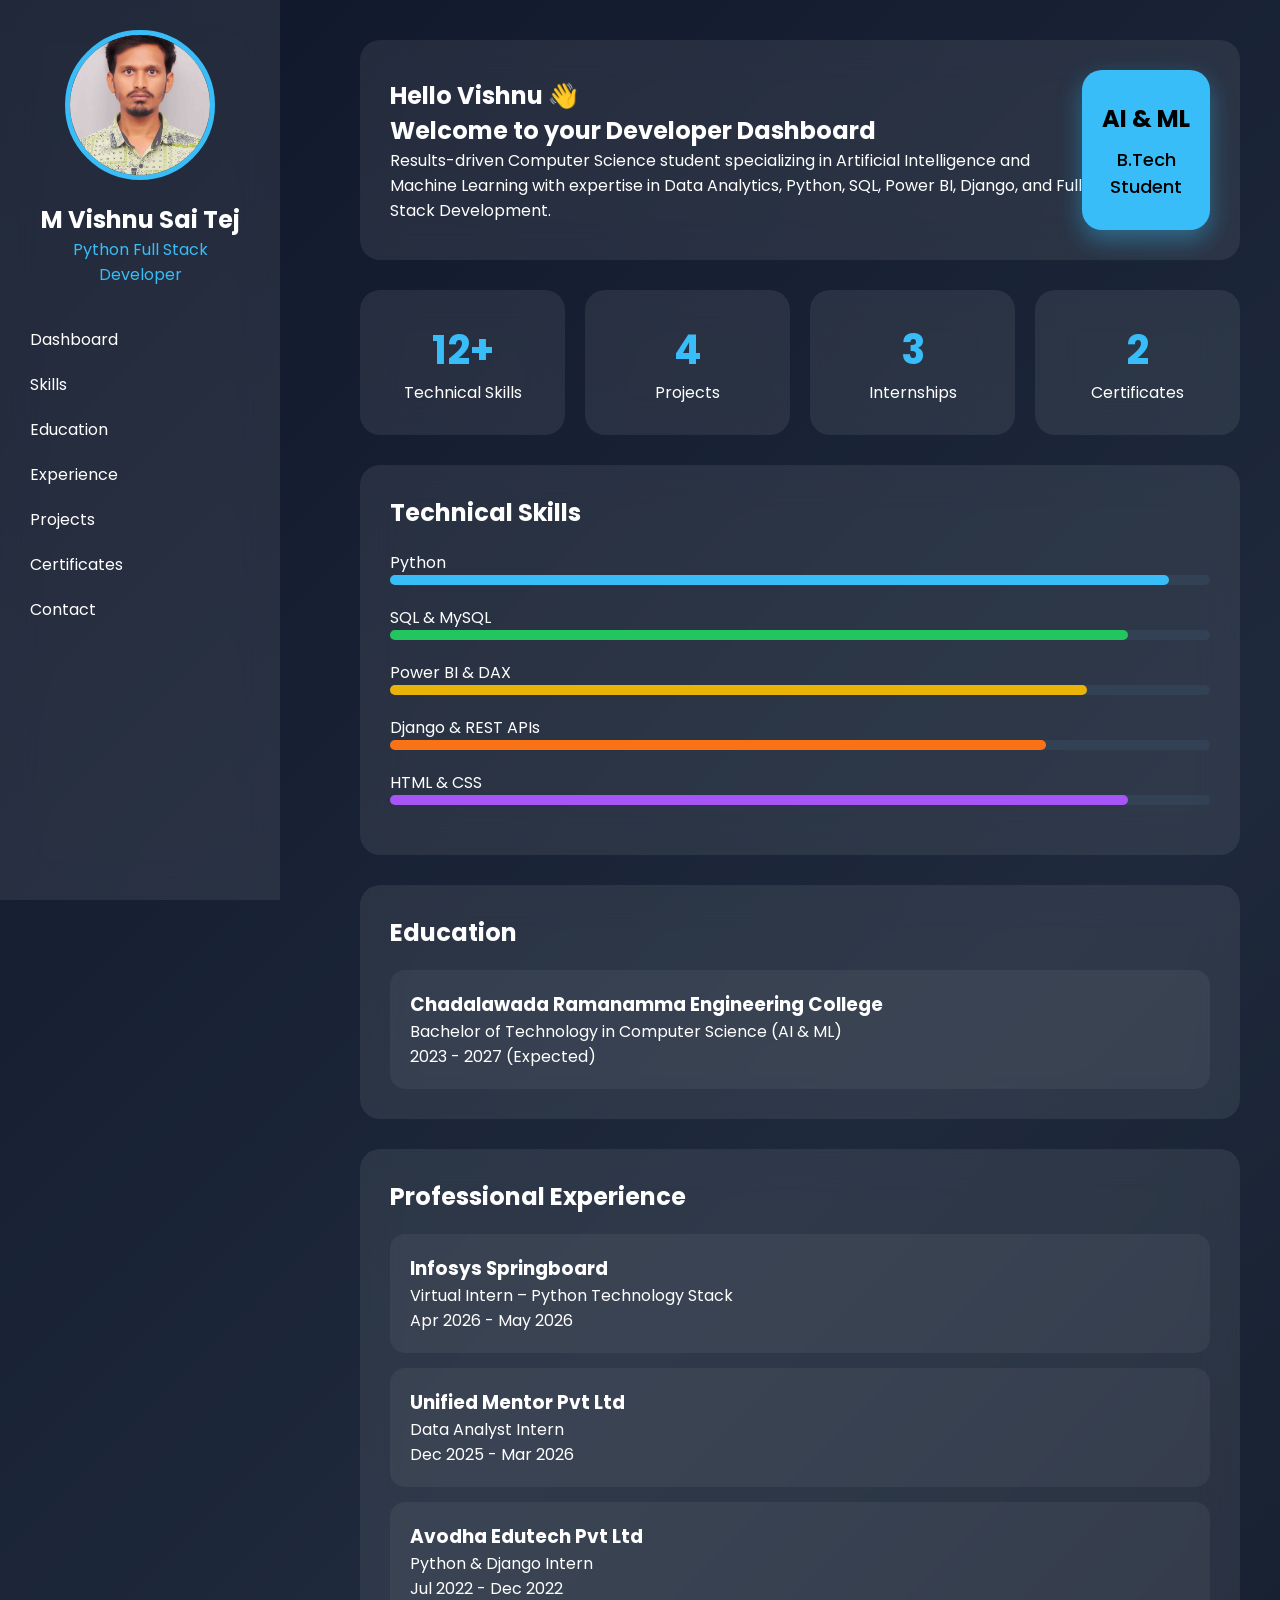
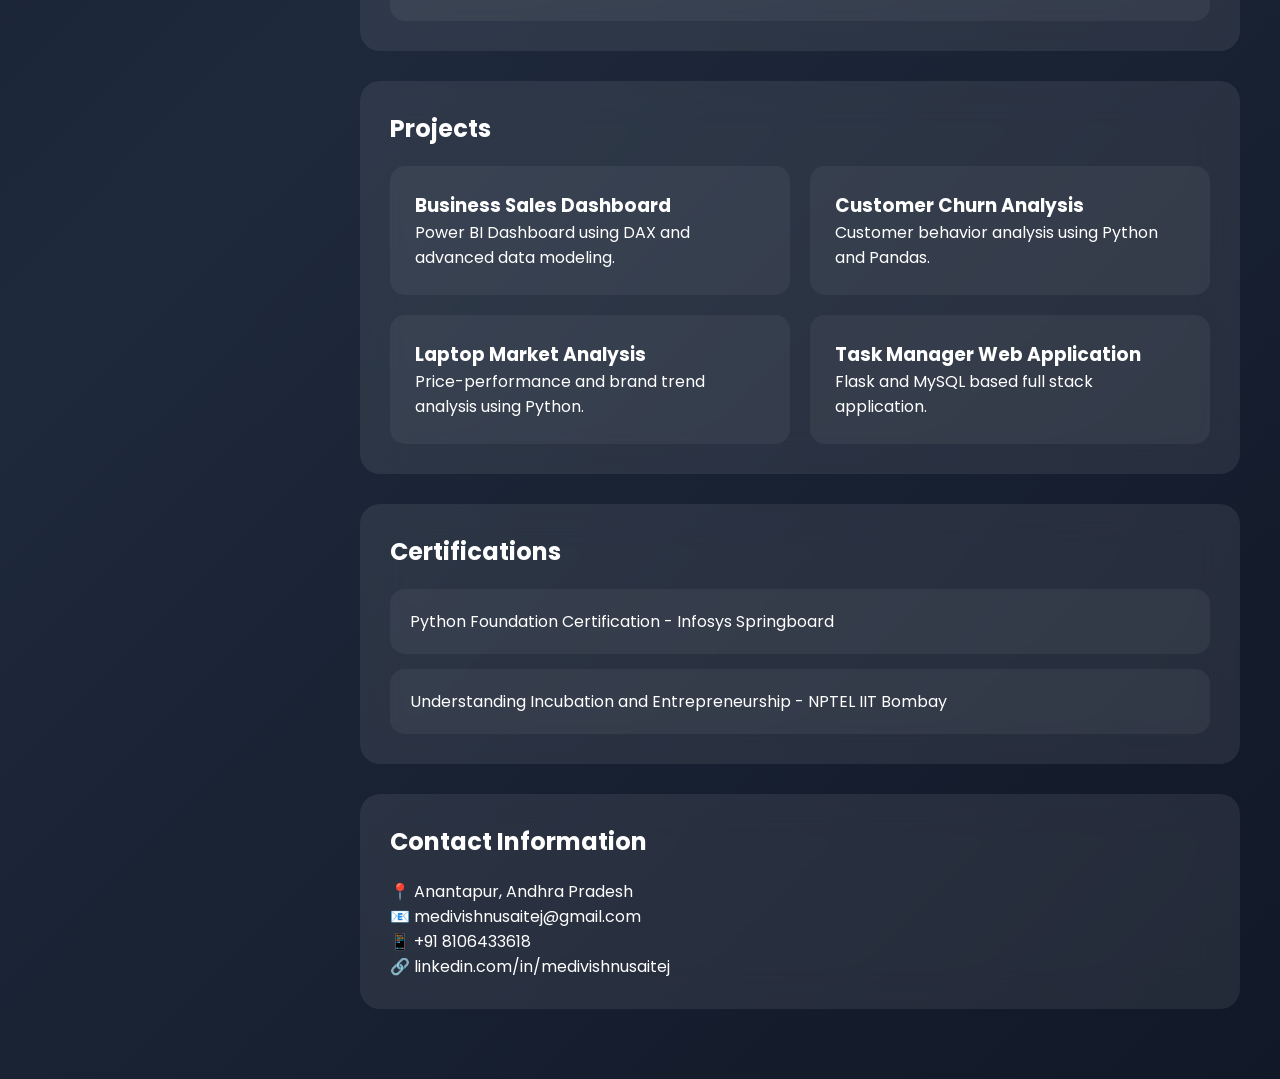
<file: developer-productivity-dashboard-CSS/index.html>
<!DOCTYPE html>
<html lang="en">

<head>
    <meta charset="UTF-8">
    <meta name="viewport" content="width=device-width, initial-scale=1.0">
    <title>M Vishnu Sai Tej | Developer Dashboard</title>

    <link rel="stylesheet" href="style.css">

    <link href="https://fonts.googleapis.com/css2?family=Poppins:wght@300;400;500;600;700&display=swap"
        rel="stylesheet">
</head>

<body>

    <div class="container">

        <!-- Sidebar -->

        <aside class="sidebar">

            <div class="profile">

                <img src="vishnu.jpeg" alt="Profile Photo">

                <h2>M Vishnu Sai Tej</h2>

                <p>Python Full Stack Developer</p>

            </div>

            <ul>

                <li><a href="#dashboard">Dashboard</a></li>
                <li><a href="#skills">Skills</a></li>
                <li><a href="#education">Education</a></li>
                <li><a href="#experience">Experience</a></li>
                <li><a href="#projects">Projects</a></li>
                <li><a href="#certifications">Certificates</a></li>
                <li><a href="#contact">Contact</a></li>

            </ul>

        </aside>

        <!-- Main Content -->

        <main class="main-content">

            <!-- Dashboard -->

            <section id="dashboard" class="glass-card hero">

                <div>

                    <h1>Hello Vishnu 👋</h1>

                    <h2>Welcome to your Developer Dashboard</h2>

                    <p>
                        Results-driven Computer Science student specializing in Artificial
                        Intelligence and Machine Learning with expertise in Data Analytics,
                        Python, SQL, Power BI, Django, and Full Stack Development.
                    </p>

                </div>

                <div class="hero-box">
                    <h3>AI & ML</h3>
                    <p>B.Tech Student</p>
                </div>

            </section>

            <!-- Statistics -->

            <section class="stats">

                <div class="glass-card stat-card">
                    <h2>12+</h2>
                    <p>Technical Skills</p>
                </div>

                <div class="glass-card stat-card">
                    <h2>4</h2>
                    <p>Projects</p>
                </div>

                <div class="glass-card stat-card">
                    <h2>3</h2>
                    <p>Internships</p>
                </div>

                <div class="glass-card stat-card">
                    <h2>2</h2>
                    <p>Certificates</p>
                </div>

            </section>

            <!-- Skills -->

            <section id="skills" class="glass-card section">

                <h2>Technical Skills</h2>

                <div class="skill">
                    <span>Python</span>
                    <div class="progress">
                        <div class="python"></div>
                    </div>
                </div>

                <div class="skill">
                    <span>SQL & MySQL</span>
                    <div class="progress">
                        <div class="sql"></div>
                    </div>
                </div>

                <div class="skill">
                    <span>Power BI & DAX</span>
                    <div class="progress">
                        <div class="powerbi"></div>
                    </div>
                </div>

                <div class="skill">
                    <span>Django & REST APIs</span>
                    <div class="progress">
                        <div class="django"></div>
                    </div>
                </div>

                <div class="skill">
                    <span>HTML & CSS</span>
                    <div class="progress">
                        <div class="htmlcss"></div>
                    </div>
                </div>

            </section>

            <!-- Education -->

            <section id="education" class="glass-card section">

                <h2>Education</h2>

                <div class="card">

                    <h3>Chadalawada Ramanamma Engineering College</h3>

                    <p>Bachelor of Technology in Computer Science (AI & ML)</p>

                    <p>2023 - 2027 (Expected)</p>

                </div>

            </section>

            <!-- Experience -->

            <section id="experience" class="glass-card section">

                <h2>Professional Experience</h2>

                <div class="card">
                    <h3>Infosys Springboard</h3>
                    <p>Virtual Intern – Python Technology Stack</p>
                    <span>Apr 2026 - May 2026</span>
                </div>

                <div class="card">
                    <h3>Unified Mentor Pvt Ltd</h3>
                    <p>Data Analyst Intern</p>
                    <span>Dec 2025 - Mar 2026</span>
                </div>

                <div class="card">
                    <h3>Avodha Edutech Pvt Ltd</h3>
                    <p>Python & Django Intern</p>
                    <span>Jul 2022 - Dec 2022</span>
                </div>

            </section>

            <!-- Projects -->

            <section id="projects" class="glass-card section">

                <h2>Projects</h2>

                <div class="project-grid">

                    <div class="project-card">
                        <h3>Business Sales Dashboard</h3>
                        <p>Power BI Dashboard using DAX and advanced data modeling.</p>
                    </div>

                    <div class="project-card">
                        <h3>Customer Churn Analysis</h3>
                        <p>Customer behavior analysis using Python and Pandas.</p>
                    </div>

                    <div class="project-card">
                        <h3>Laptop Market Analysis</h3>
                        <p>Price-performance and brand trend analysis using Python.</p>
                    </div>

                    <div class="project-card">
                        <h3>Task Manager Web Application</h3>
                        <p>Flask and MySQL based full stack application.</p>
                    </div>

                </div>

            </section>

            <!-- Certifications -->

            <section id="certifications" class="glass-card section">

                <h2>Certifications</h2>

                <div class="card">
                    Python Foundation Certification - Infosys Springboard
                </div>

                <div class="card">
                    Understanding Incubation and Entrepreneurship - NPTEL IIT Bombay
                </div>

            </section>

            <!-- Contact -->

            <section id="contact" class="glass-card section">

                <h2>Contact Information</h2>

                <p>📍 Anantapur, Andhra Pradesh</p>

                <p>📧 medivishnusaitej@gmail.com</p>

                <p>📱 +91 8106433618</p>

                <p>🔗 linkedin.com/in/medivishnusaitej</p>

            </section>

        </main>

    </div>

</body>

</html>
</file>
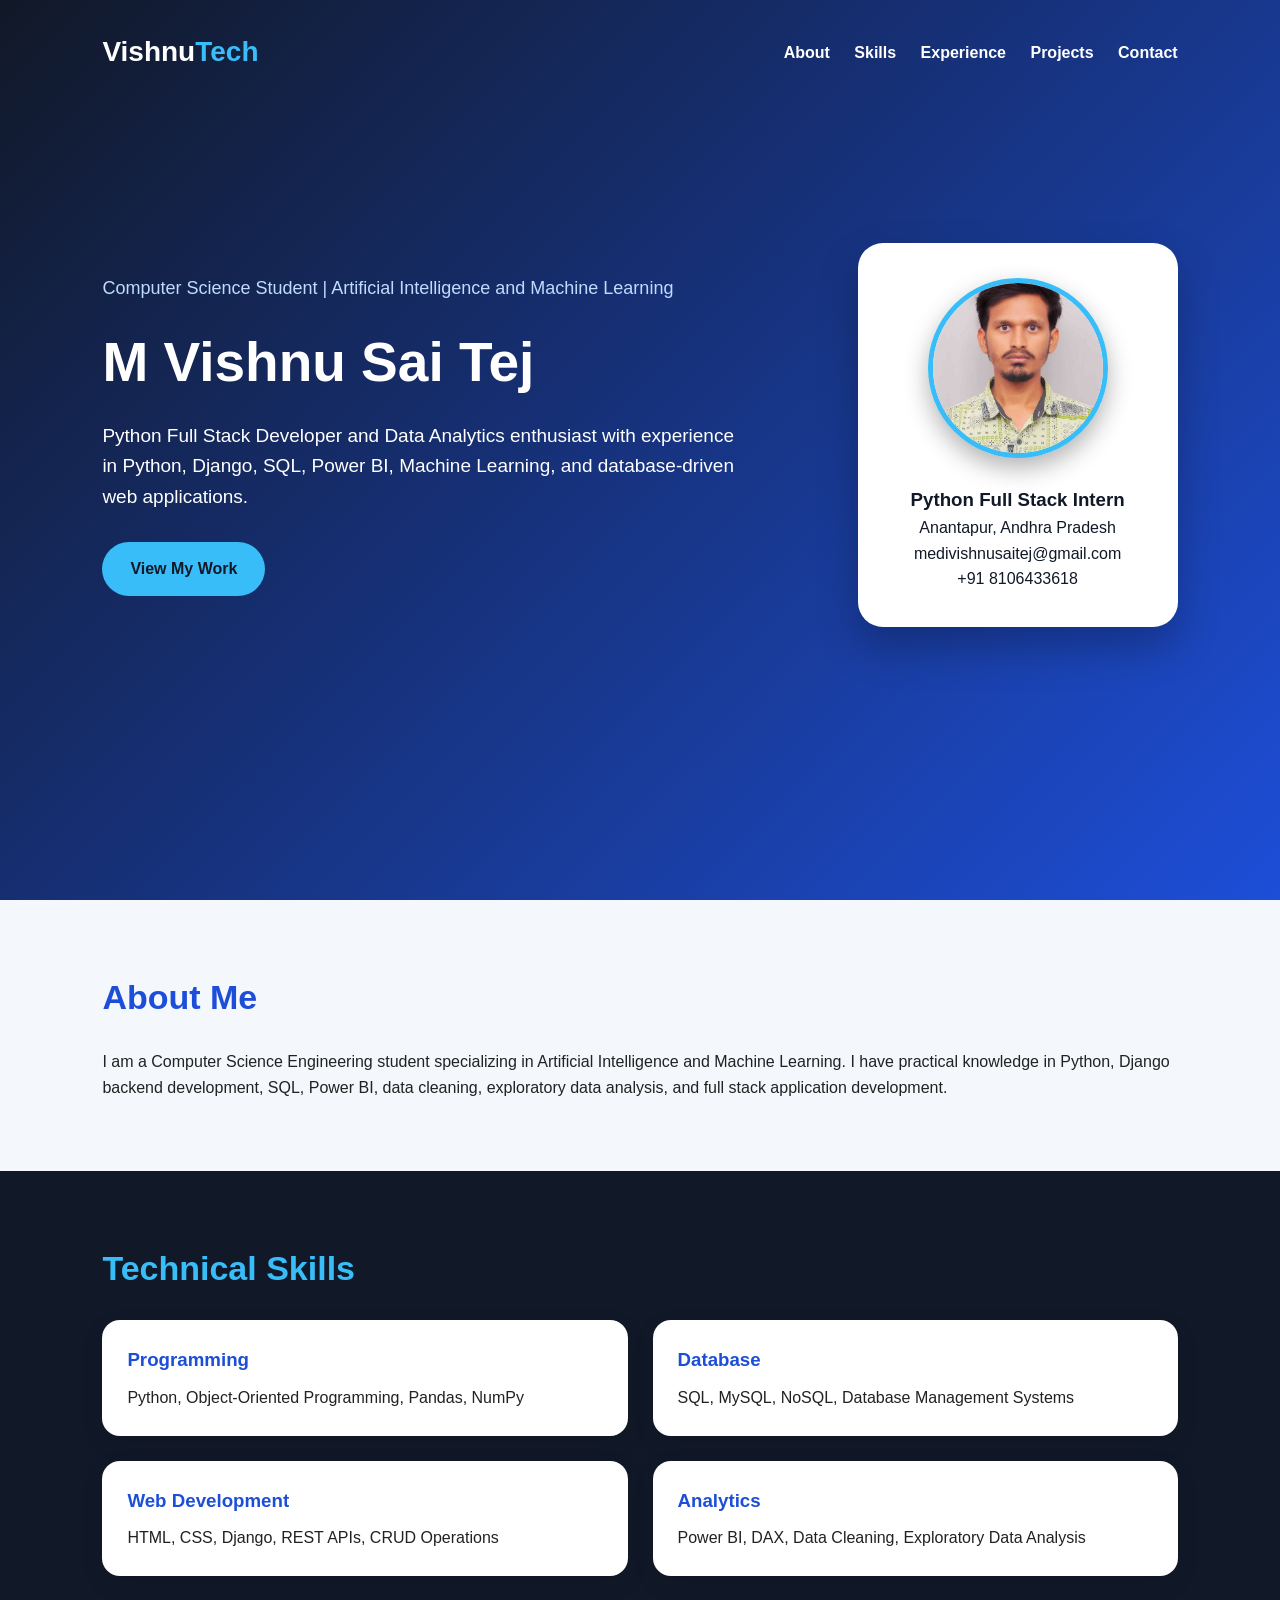
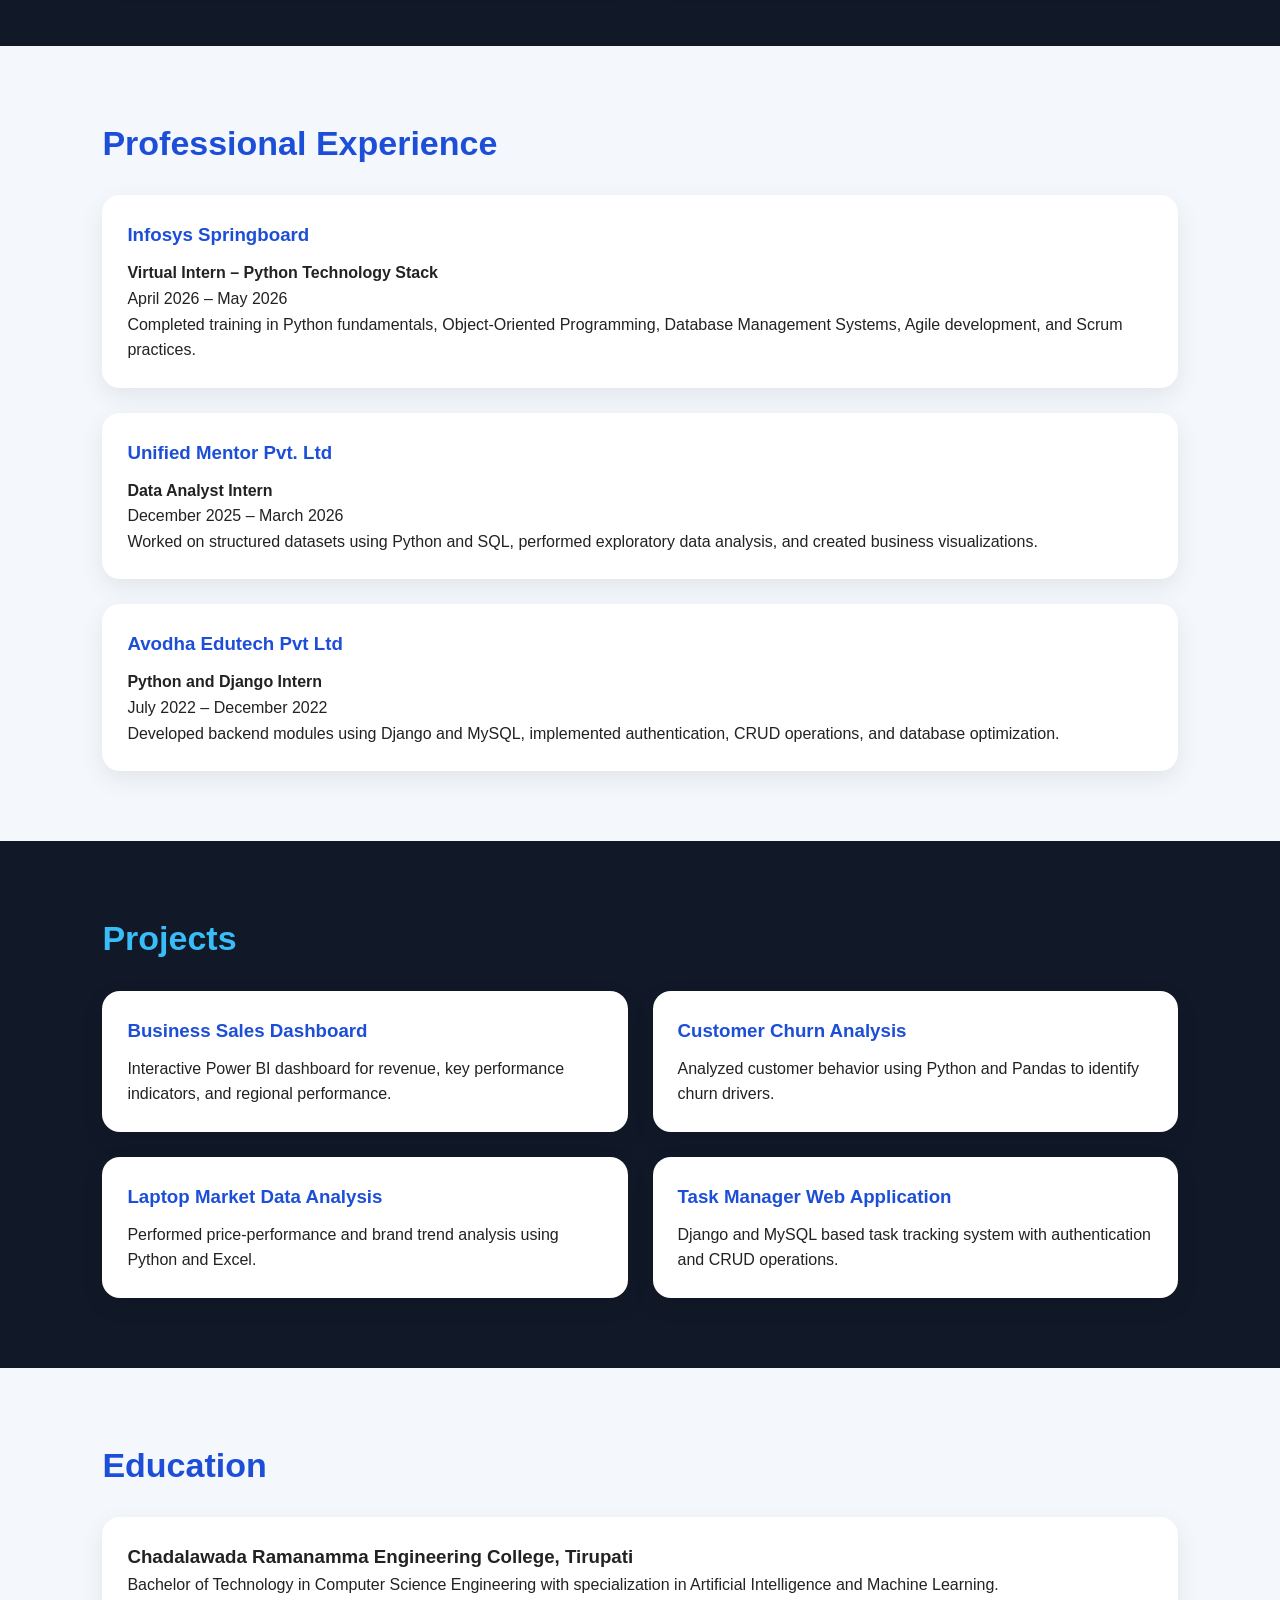
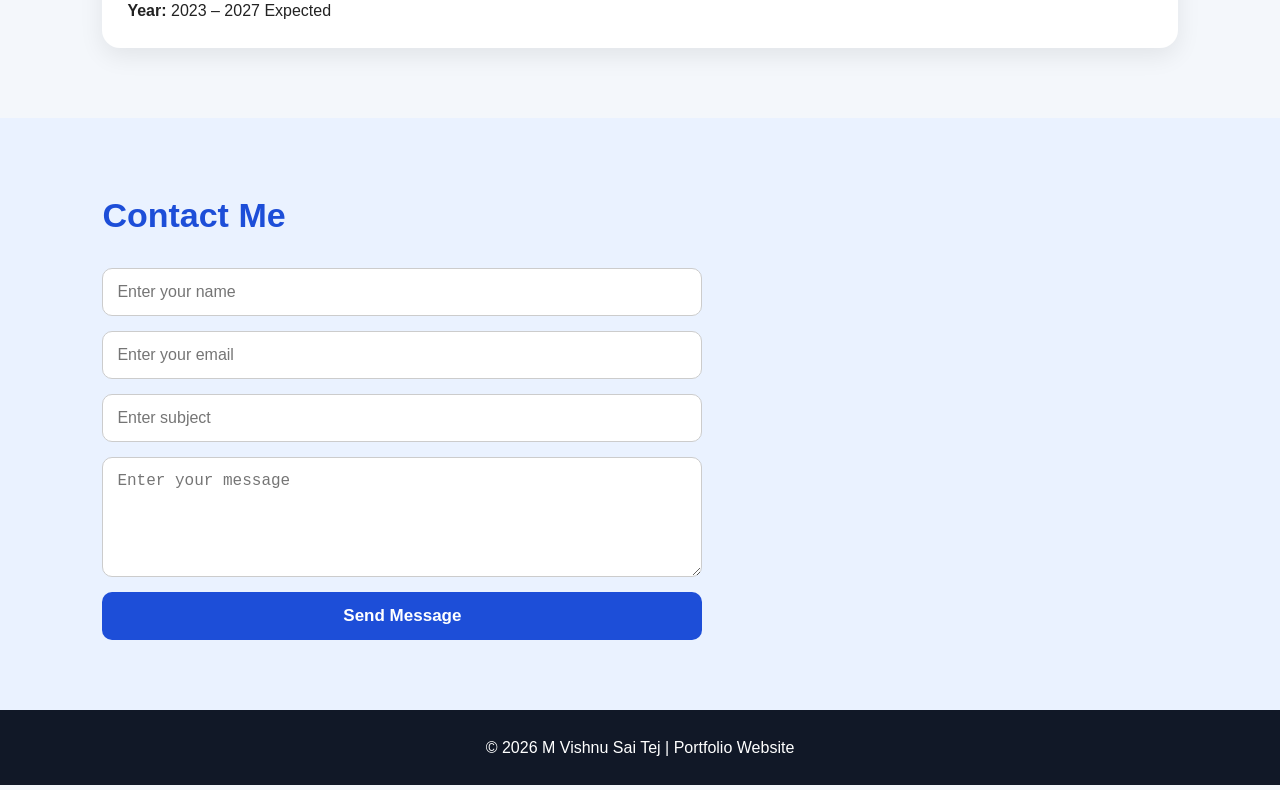
<file: personal-portfolio-website-HTML/index.html>
<!DOCTYPE html>
<html lang="en">
<head>
    <meta charset="UTF-8">
    <meta name="viewport" content="width=device-width, initial-scale=1.0">
    <title>M Vishnu Sai Tej | Portfolio</title>
    <link rel="stylesheet" href="style.css">
</head>
<body>

<header class="hero">
    <nav class="navbar">
        <h2 class="logo">Vishnu<span>Tech</span></h2>
        <div>
            <a href="#about">About</a>
            <a href="#skills">Skills</a>
            <a href="#experience">Experience</a>
            <a href="#projects">Projects</a>
            <a href="#contact">Contact</a>
        </div>
    </nav>

    <section class="hero-content">
        <div>
            <p class="tagline">Computer Science Student | Artificial Intelligence and Machine Learning</p>
            <h1>M Vishnu Sai Tej</h1>
            <p class="intro">
                Python Full Stack Developer and Data Analytics enthusiast with experience in
                Python, Django, SQL, Power BI, Machine Learning, and database-driven web applications.
            </p>
            <a href="#projects" class="btn">View My Work</a>
        </div>

        <div class="profile-card">
        <img src="vishnu.jpeg"
         alt="M Vishnu Sai Tej"
         class="profile-image">
            <h3>Python Full Stack Intern</h3>
            <p>Anantapur, Andhra Pradesh</p>
            <p>medivishnusaitej@gmail.com</p>
            <p>+91 8106433618</p>
        </div>
    </section>
</header>

<main>

<section id="about" class="section">
    <h2>About Me</h2>
    <p>
        I am a Computer Science Engineering student specializing in Artificial Intelligence and Machine Learning.
        I have practical knowledge in Python, Django backend development, SQL, Power BI, data cleaning,
        exploratory data analysis, and full stack application development.
    </p>
</section>

<section id="skills" class="section dark">
    <h2>Technical Skills</h2>

    <div class="grid">
        <div class="skill-card">
            <h3>Programming</h3>
            <p>Python, Object-Oriented Programming, Pandas, NumPy</p>
        </div>

        <div class="skill-card">
            <h3>Database</h3>
            <p>SQL, MySQL, NoSQL, Database Management Systems</p>
        </div>

        <div class="skill-card">
            <h3>Web Development</h3>
            <p>HTML, CSS, Django, REST APIs, CRUD Operations</p>
        </div>

        <div class="skill-card">
            <h3>Analytics</h3>
            <p>Power BI, DAX, Data Cleaning, Exploratory Data Analysis</p>
        </div>
    </div>
</section>

<section id="experience" class="section">
    <h2>Professional Experience</h2>

    <div class="timeline">
        <div class="timeline-box">
            <h3>Infosys Springboard</h3>
            <p><strong>Virtual Intern – Python Technology Stack</strong></p>
            <p>April 2026 – May 2026</p>
            <p>
                Completed training in Python fundamentals, Object-Oriented Programming,
                Database Management Systems, Agile development, and Scrum practices.
            </p>
        </div>

        <div class="timeline-box">
            <h3>Unified Mentor Pvt. Ltd</h3>
            <p><strong>Data Analyst Intern</strong></p>
            <p>December 2025 – March 2026</p>
            <p>
                Worked on structured datasets using Python and SQL, performed exploratory data analysis,
                and created business visualizations.
            </p>
        </div>

        <div class="timeline-box">
            <h3>Avodha Edutech Pvt Ltd</h3>
            <p><strong>Python and Django Intern</strong></p>
            <p>July 2022 – December 2022</p>
            <p>
                Developed backend modules using Django and MySQL, implemented authentication,
                CRUD operations, and database optimization.
            </p>
        </div>
    </div>
</section>

<section id="projects" class="section dark">
    <h2>Projects</h2>

    <div class="grid">
        <div class="project-card">
            <h3>Business Sales Dashboard</h3>
            <p>Interactive Power BI dashboard for revenue, key performance indicators, and regional performance.</p>
        </div>

        <div class="project-card">
            <h3>Customer Churn Analysis</h3>
            <p>Analyzed customer behavior using Python and Pandas to identify churn drivers.</p>
        </div>

        <div class="project-card">
            <h3>Laptop Market Data Analysis</h3>
            <p>Performed price-performance and brand trend analysis using Python and Excel.</p>
        </div>

        <div class="project-card">
            <h3>Task Manager Web Application</h3>
            <p>Django and MySQL based task tracking system with authentication and CRUD operations.</p>
        </div>
    </div>
</section>

<section class="section">
    <h2>Education</h2>
    <div class="education-box">
        <h3>Chadalawada Ramanamma Engineering College, Tirupati</h3>
        <p>
            Bachelor of Technology in Computer Science Engineering with specialization in
            Artificial Intelligence and Machine Learning.
        </p>
        <p><strong>Year:</strong> 2023 – 2027 Expected</p>
    </div>
</section>

<section id="contact" class="section contact-section">
    <h2>Contact Me</h2>

    <form class="contact-form">
        <input type="text" placeholder="Enter your name">
        <input type="email" placeholder="Enter your email">
        <input type="text" placeholder="Enter subject">
        <textarea rows="5" placeholder="Enter your message"></textarea>
        <button type="submit">Send Message</button>
    </form>
</section>

</main>

<footer>
    <p>© 2026 M Vishnu Sai Tej | Portfolio Website</p>
</footer>

</body>
</html>
</file>
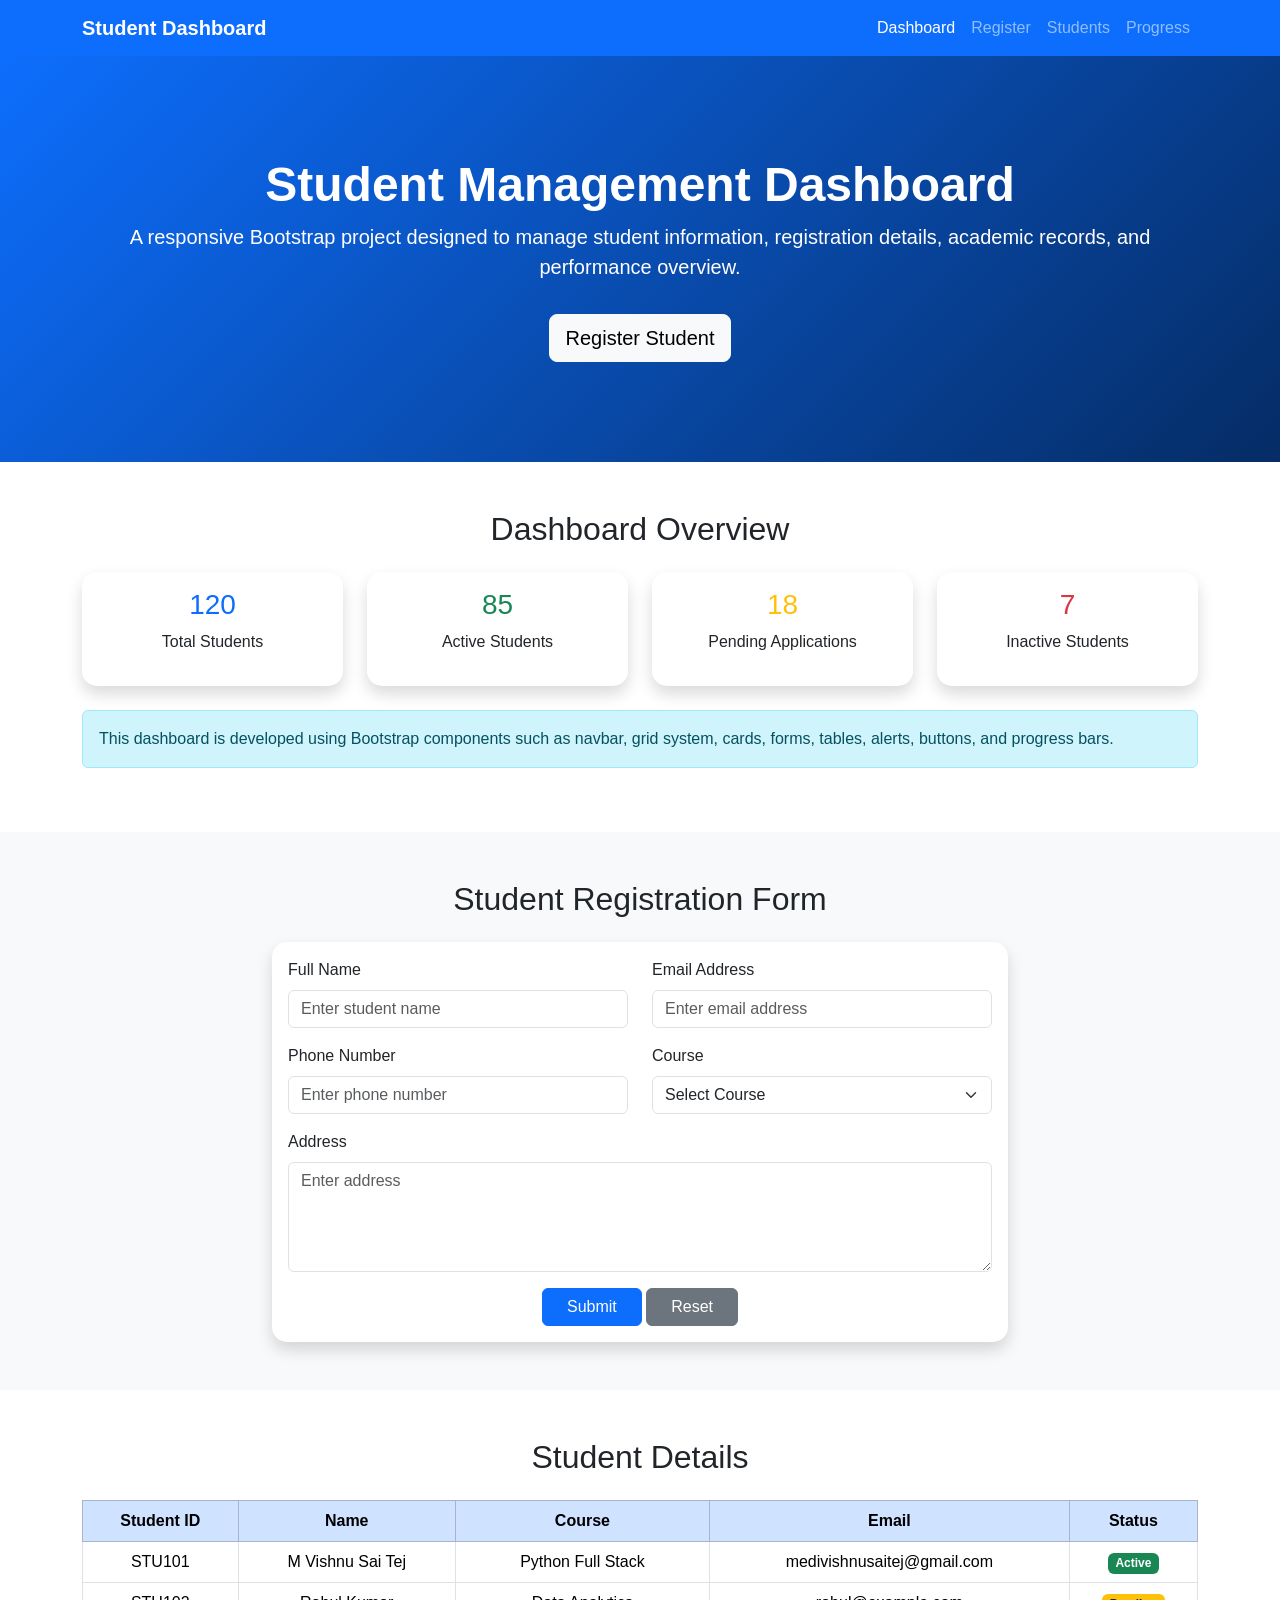
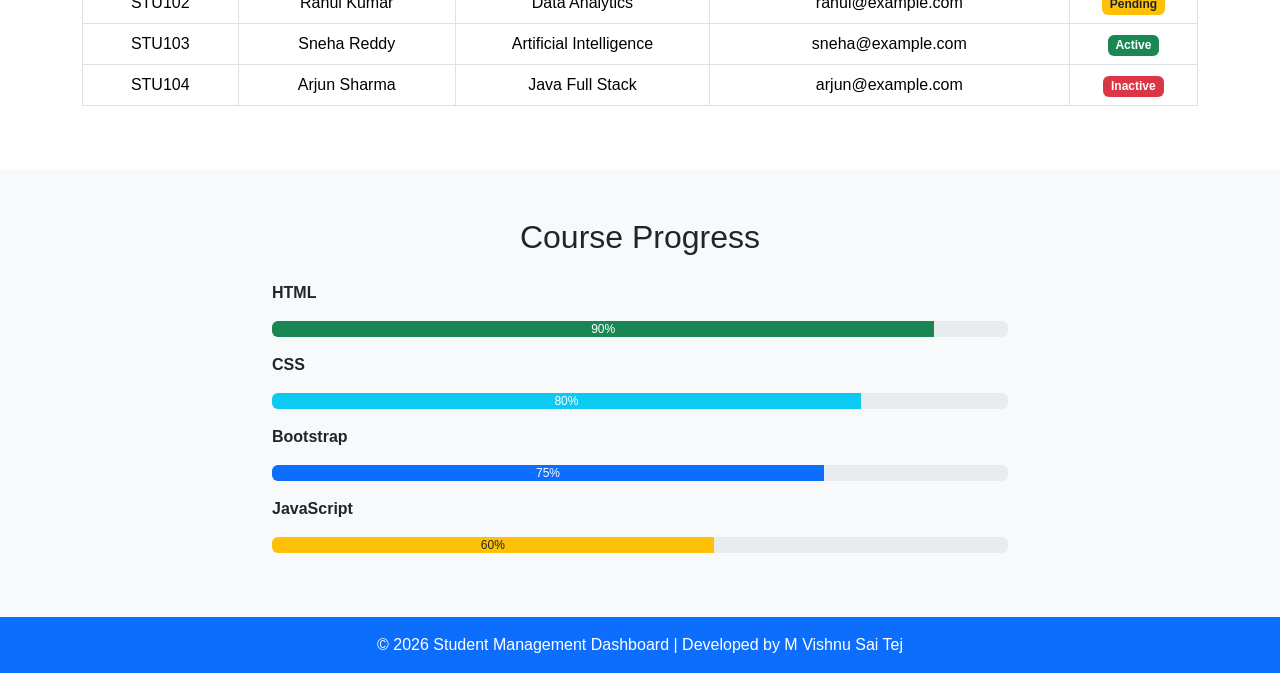
<file: student-management-dashboard-Bootstrap/index.html>
<!DOCTYPE html>
<html lang="en">
<head>
    <meta charset="UTF-8">
    <meta name="viewport" content="width=device-width, initial-scale=1.0">
    <title>Student Management Dashboard</title>

    <link href="https://cdn.jsdelivr.net/npm/bootstrap@5.3.3/dist/css/bootstrap.min.css" rel="stylesheet">
    <link rel="stylesheet" href="style.css">
</head>
<body>

<nav class="navbar navbar-expand-lg navbar-dark bg-primary">
    <div class="container">
        <a class="navbar-brand fw-bold" href="#">Student Dashboard</a>

        <button class="navbar-toggler" type="button" data-bs-toggle="collapse" data-bs-target="#navbarMenu">
            <span class="navbar-toggler-icon"></span>
        </button>

        <div class="collapse navbar-collapse" id="navbarMenu">
            <ul class="navbar-nav ms-auto">
                <li class="nav-item"><a class="nav-link active" href="#dashboard">Dashboard</a></li>
                <li class="nav-item"><a class="nav-link" href="#register">Register</a></li>
                <li class="nav-item"><a class="nav-link" href="#students">Students</a></li>
                <li class="nav-item"><a class="nav-link" href="#progress">Progress</a></li>
            </ul>
        </div>
    </div>
</nav>

<header class="hero-section text-center text-white">
    <div class="container">
        <h1 class="display-5 fw-bold">Student Management Dashboard</h1>
        <p class="lead">
            A responsive Bootstrap project designed to manage student information, registration details,
            academic records, and performance overview.
        </p>
        <a href="#register" class="btn btn-light btn-lg mt-3">Register Student</a>
    </div>
</header>

<section id="dashboard" class="py-5">
    <div class="container">
        <h2 class="text-center mb-4">Dashboard Overview</h2>

        <div class="row g-4">
            <div class="col-md-3">
                <div class="card text-center shadow h-100">
                    <div class="card-body">
                        <h3 class="text-primary">120</h3>
                        <p>Total Students</p>
                    </div>
                </div>
            </div>

            <div class="col-md-3">
                <div class="card text-center shadow h-100">
                    <div class="card-body">
                        <h3 class="text-success">85</h3>
                        <p>Active Students</p>
                    </div>
                </div>
            </div>

            <div class="col-md-3">
                <div class="card text-center shadow h-100">
                    <div class="card-body">
                        <h3 class="text-warning">18</h3>
                        <p>Pending Applications</p>
                    </div>
                </div>
            </div>

            <div class="col-md-3">
                <div class="card text-center shadow h-100">
                    <div class="card-body">
                        <h3 class="text-danger">7</h3>
                        <p>Inactive Students</p>
                    </div>
                </div>
            </div>
        </div>

        <div class="alert alert-info mt-4">
            This dashboard is developed using Bootstrap components such as navbar, grid system, cards,
            forms, tables, alerts, buttons, and progress bars.
        </div>
    </div>
</section>

<section id="register" class="py-5 bg-light">
    <div class="container">
        <h2 class="text-center mb-4">Student Registration Form</h2>

        <div class="row justify-content-center">
            <div class="col-lg-8">
                <div class="card shadow">
                    <div class="card-body">

                        <form>
                            <div class="row mb-3">
                                <div class="col-md-6">
                                    <label class="form-label">Full Name</label>
                                    <input type="text" class="form-control" placeholder="Enter student name">
                                </div>

                                <div class="col-md-6">
                                    <label class="form-label">Email Address</label>
                                    <input type="email" class="form-control" placeholder="Enter email address">
                                </div>
                            </div>

                            <div class="row mb-3">
                                <div class="col-md-6">
                                    <label class="form-label">Phone Number</label>
                                    <input type="tel" class="form-control" placeholder="Enter phone number">
                                </div>

                                <div class="col-md-6">
                                    <label class="form-label">Course</label>
                                    <select class="form-select">
                                        <option selected>Select Course</option>
                                        <option>Python Full Stack</option>
                                        <option>Java Full Stack</option>
                                        <option>Data Analytics</option>
                                        <option>Artificial Intelligence</option>
                                    </select>
                                </div>
                            </div>

                            <div class="mb-3">
                                <label class="form-label">Address</label>
                                <textarea class="form-control" rows="4" placeholder="Enter address"></textarea>
                            </div>

                            <div class="text-center">
                                <button type="submit" class="btn btn-primary px-4">Submit</button>
                                <button type="reset" class="btn btn-secondary px-4">Reset</button>
                            </div>
                        </form>

                    </div>
                </div>
            </div>
        </div>
    </div>
</section>

<section id="students" class="py-5">
    <div class="container">
        <h2 class="text-center mb-4">Student Details</h2>

        <div class="table-responsive">
            <table class="table table-bordered table-hover text-center align-middle">
                <thead class="table-primary">
                    <tr>
                        <th>Student ID</th>
                        <th>Name</th>
                        <th>Course</th>
                        <th>Email</th>
                        <th>Status</th>
                    </tr>
                </thead>

                <tbody>
                    <tr>
                        <td>STU101</td>
                        <td>M Vishnu Sai Tej</td>
                        <td>Python Full Stack</td>
                        <td>medivishnusaitej@gmail.com</td>
                        <td><span class="badge bg-success">Active</span></td>
                    </tr>

                    <tr>
                        <td>STU102</td>
                        <td>Rahul Kumar</td>
                        <td>Data Analytics</td>
                        <td>rahul@example.com</td>
                        <td><span class="badge bg-warning text-dark">Pending</span></td>
                    </tr>

                    <tr>
                        <td>STU103</td>
                        <td>Sneha Reddy</td>
                        <td>Artificial Intelligence</td>
                        <td>sneha@example.com</td>
                        <td><span class="badge bg-success">Active</span></td>
                    </tr>

                    <tr>
                        <td>STU104</td>
                        <td>Arjun Sharma</td>
                        <td>Java Full Stack</td>
                        <td>arjun@example.com</td>
                        <td><span class="badge bg-danger">Inactive</span></td>
                    </tr>
                </tbody>
            </table>
        </div>
    </div>
</section>

<section id="progress" class="py-5 bg-light">
    <div class="container">
        <h2 class="text-center mb-4">Course Progress</h2>

        <div class="row justify-content-center">
            <div class="col-lg-8">

                <p class="fw-bold">HTML</p>
                <div class="progress mb-3">
                    <div class="progress-bar bg-success" style="width: 90%;">90%</div>
                </div>

                <p class="fw-bold">CSS</p>
                <div class="progress mb-3">
                    <div class="progress-bar bg-info" style="width: 80%;">80%</div>
                </div>

                <p class="fw-bold">Bootstrap</p>
                <div class="progress mb-3">
                    <div class="progress-bar bg-primary" style="width: 75%;">75%</div>
                </div>

                <p class="fw-bold">JavaScript</p>
                <div class="progress mb-3">
                    <div class="progress-bar bg-warning text-dark" style="width: 60%;">60%</div>
                </div>

            </div>
        </div>
    </div>
</section>

<footer class="bg-primary text-white text-center py-3">
    <p class="mb-0">
        © 2026 Student Management Dashboard | Developed by M Vishnu Sai Tej
    </p>
</footer>

<script src="https://cdn.jsdelivr.net/npm/bootstrap@5.3.3/dist/js/bootstrap.bundle.min.js"></script>

</body>
</html>
</file>
<file: developer-productivity-dashboard-CSS/style.css>
*{
    margin:0;
    padding:0;
    box-sizing:border-box;
    font-family:'Poppins',sans-serif;
}

body{
    background:linear-gradient(135deg,#0f172a,#1e293b,#111827);
    color:white;
}

.container{
    display:flex;
}

.sidebar{
    width:280px;
    min-height:100vh;
    padding:30px;
    background:rgba(255,255,255,0.08);
    backdrop-filter:blur(20px);
    position:fixed;
}

.profile{
    text-align:center;
}

.profile img{
    width:150px;
    height:150px;
    border-radius:50%;
    object-fit:cover;
    border:5px solid #38bdf8;
}

.profile h2{
    margin-top:15px;
}

.profile p{
    color:#38bdf8;
}

.sidebar ul{
    list-style:none;
    margin-top:40px;
}

.sidebar ul li{
    margin:20px 0;
}

.sidebar ul li a{
    color:white;
    text-decoration:none;
}

.main-content{
    margin-left:320px;
    padding:40px;
    width:100%;
}

.glass-card{
    background:rgba(255,255,255,0.08);
    backdrop-filter:blur(20px);
    border-radius:20px;
    padding:30px;
    margin-bottom:30px;
}

.hero{
    display:flex;
    justify-content:space-between;
    align-items:center;
}

.hero-box{
    background:#38bdf8;
    color:black;
    padding:25px;
    border-radius:20px;
    width:180px;
    height:180px;

    display:flex;
    flex-direction:column;
    justify-content:center;
    align-items:center;

    text-align:center;

    box-shadow:0 10px 25px rgba(56,189,248,0.4);
}

.hero{
    display:flex;
    justify-content:space-between;
    align-items:center;
}

.hero-box{
    background:#38bdf8;
    color:black;
    padding:20px;
    border-radius:20px;

    width:160px;
    height:160px;

    display:flex;
    flex-direction:column;
    justify-content:center;
    align-items:center;

    text-align:center;
}

.hero-box h3{
    font-size:24px;
    font-weight:700;
    margin-bottom:10px;
    white-space: nowrap;
}

.hero-box p{
    font-size:18px;
    font-weight:500;
    line-height:1.5;
}

.stats{
    display:grid;
    grid-template-columns:repeat(4,1fr);
    gap:20px;
}

.stat-card{
    text-align:center;
}

.stat-card h2{
    color:#38bdf8;
    font-size:40px;
}

.section h2{
    margin-bottom:20px;
}

.skill{
    margin:20px 0;
}

.progress{
    height:10px;
    background:#334155;
    border-radius:20px;
}

.python{width:95%;height:100%;background:#38bdf8;border-radius:20px;}
.sql{width:90%;height:100%;background:#22c55e;border-radius:20px;}
.powerbi{width:85%;height:100%;background:#eab308;border-radius:20px;}
.django{width:80%;height:100%;background:#f97316;border-radius:20px;}
.htmlcss{width:90%;height:100%;background:#a855f7;border-radius:20px;}

.card{
    background:rgba(255,255,255,0.05);
    padding:20px;
    border-radius:15px;
    margin-top:15px;
}

.project-grid{
    display:grid;
    grid-template-columns:repeat(2,1fr);
    gap:20px;
}

.project-card{
    background:rgba(255,255,255,0.05);
    padding:25px;
    border-radius:15px;
}

@media(max-width:900px){

    .container{
        flex-direction:column;
    }

    .sidebar{
        position:relative;
        width:100%;
        min-height:auto;
    }

    .main-content{
        margin-left:0;
    }

    .stats{
        grid-template-columns:1fr;
    }

    .project-grid{
        grid-template-columns:1fr;
    }

    .hero{
        flex-direction:column;
        gap:20px;
    }

}
</file>
<file: personal-portfolio-website-HTML/style.css>
* {
    margin: 0;
    padding: 0;
    box-sizing: border-box;
}

body {
    font-family: Arial, sans-serif;
    background: #f4f7fb;
    color: #222;
    line-height: 1.6;
}

.hero {
    min-height: 100vh;
    background: linear-gradient(135deg, #111827, #1d4ed8);
    color: white;
    padding: 30px 8%;
}

.navbar {
    display: flex;
    justify-content: space-between;
    align-items: center;
}

.logo {
    font-size: 28px;
}

.logo span {
    color: #38bdf8;
}

.navbar a {
    color: white;
    text-decoration: none;
    margin-left: 20px;
    font-weight: bold;
}

.hero-content {
    display: flex;
    justify-content: space-between;
    align-items: center;
    min-height: 80vh;
    gap: 40px;
}

.tagline {
    color: #bfdbfe;
    font-size: 18px;
}

.hero h1 {
    font-size: 55px;
    margin: 15px 0;
}

.intro {
    max-width: 650px;
    font-size: 19px;
    margin-bottom: 30px;
}

.btn {
    display: inline-block;
    background: #38bdf8;
    color: #111827;
    padding: 14px 28px;
    border-radius: 30px;
    text-decoration: none;
    font-weight: bold;
}

.profile-card {
    background: white;
    color: #111827;
    padding: 35px;
    border-radius: 25px;
    width: 320px;
    text-align: center;
    box-shadow: 0 20px 40px rgba(0,0,0,0.25);
}

.profile-image {
    width: 180px;
    height: 180px;
    border-radius: 50%;
    object-fit: cover;
    border: 5px solid #38bdf8;
    box-shadow: 0 10px 25px rgba(0,0,0,0.3);
    margin-bottom: 20px;
}

.avatar {
    width: 110px;
    height: 110px;
    background: #1d4ed8;
    color: white;
    border-radius: 50%;
    margin: 0 auto 20px;
    display: flex;
    justify-content: center;
    align-items: center;
    font-size: 35px;
    font-weight: bold;
}

.section {
    padding: 70px 8%;
}

.section h2 {
    font-size: 34px;
    margin-bottom: 25px;
    color: #1d4ed8;
}

.dark {
    background: #111827;
    color: white;
}

.dark h2 {
    color: #38bdf8;
}

.grid {
    display: grid;
    grid-template-columns: repeat(2, 1fr);
    gap: 25px;
}

.skill-card,
.project-card,
.timeline-box,
.education-box {
    background: white;
    color: #222;
    padding: 25px;
    border-radius: 18px;
    box-shadow: 0 8px 25px rgba(0,0,0,0.08);
}

.skill-card h3,
.project-card h3,
.timeline-box h3 {
    color: #1d4ed8;
    margin-bottom: 10px;
}

.timeline {
    display: grid;
    gap: 25px;
}

.contact-section {
    background: #eaf2ff;
}

.contact-form {
    max-width: 600px;
    display: grid;
    gap: 15px;
}

.contact-form input,
.contact-form textarea {
    padding: 14px;
    border: 1px solid #ccc;
    border-radius: 10px;
    font-size: 16px;
}

.contact-form button {
    padding: 14px;
    background: #1d4ed8;
    color: white;
    border: none;
    border-radius: 10px;
    font-size: 17px;
    font-weight: bold;
    cursor: pointer;
}

footer {
    text-align: center;
    padding: 25px;
    background: #111827;
    color: white;
}

@media screen and (max-width: 768px) {
    .navbar {
        flex-direction: column;
        gap: 15px;
    }

    .navbar a {
        display: inline-block;
        margin: 8px;
    }

    .hero-content {
        flex-direction: column;
        text-align: center;
    }

    .hero h1 {
        font-size: 38px;
    }

    .grid {
        grid-template-columns: 1fr;
    }

    .profile-card {
        width: 100%;
    }
}
</file>
<file: student-management-dashboard-Bootstrap/style.css>
html {
    scroll-behavior: smooth;
}

body {
    font-family: Arial, sans-serif;
}

.hero-section {
    background: linear-gradient(135deg, #0d6efd, #052c65);
    padding: 100px 0;
}

.card {
    border: none;
    border-radius: 15px;
}

.card:hover {
    transform: translateY(-8px);
    transition: 0.3s;
}

.section-title {
    color: #0d6efd;
}

.table {
    background-color: white;
}

footer {
    margin-top: 0;
}
</file>
